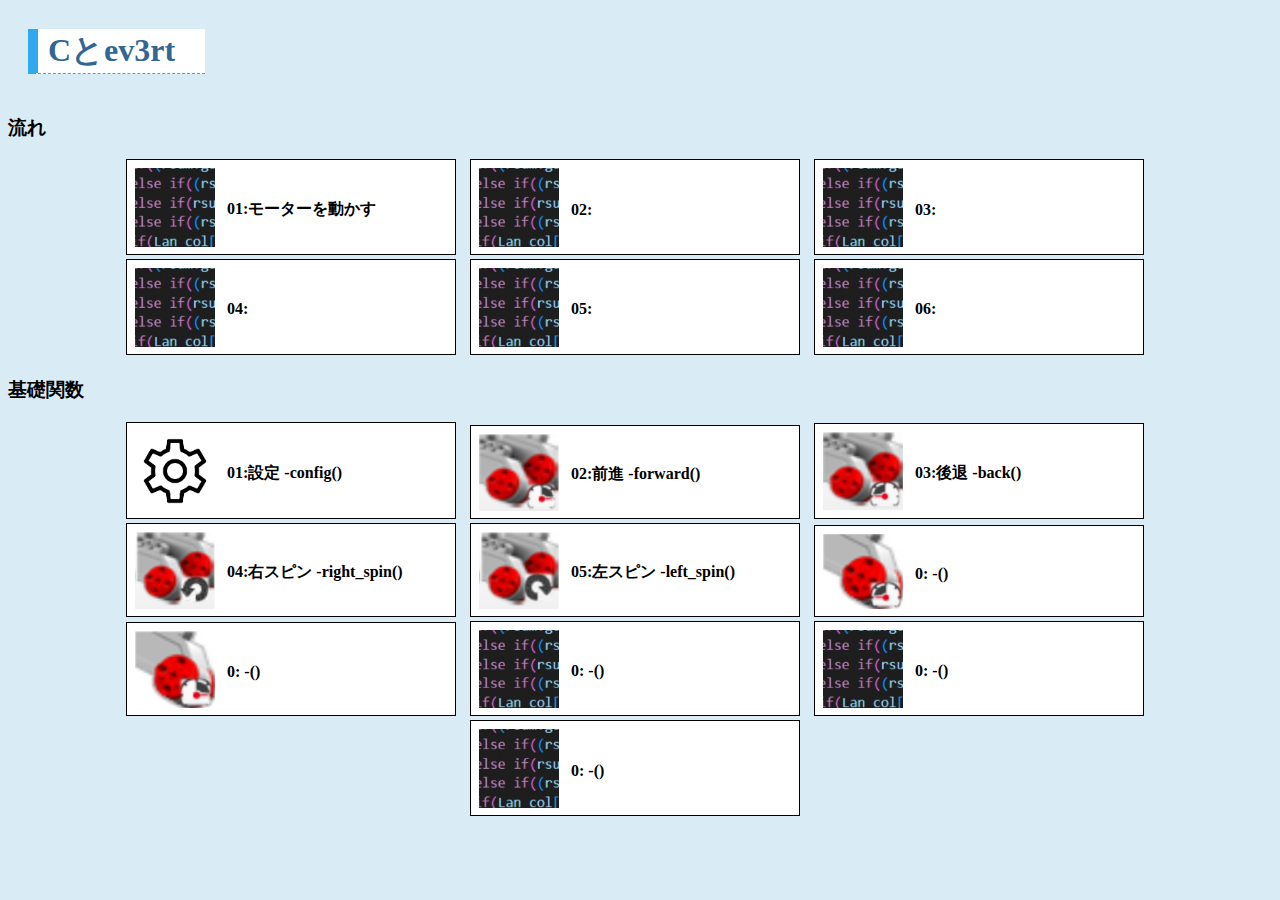
<file: index.html>
<!DOCTYPE html>
<html lang="ja">

  <head>
    <meta charset="UTF-8">
    <title>Cとev3rt</title>
    <style>
      body{
        background-color: #d9ebf5;
      }
      h1{
        display: inline-block;
        background-color: white;
        color: #326693;
        margin-left: 20px;
        padding-left: 10px;
        padding-right: 30px;
        border-bottom: 1px dashed #31a9ee;
        border-left: 10px solid #31a9ee;
      }
      a{
        text-decoration: none;
      }
      .links{
        text-align: center;
      }
      .alink{
        display: inline-block;
        text-align: center;
        width: 330px;
        background-color: white;
        margin-right: 10px;
        padding-top: 5px;
        padding-left: 5px;
        border: solid 1px black;
      }
      strong{
        color: black;
      }

    </style>
  </head>

  <body>
    <h1>Cとev3rt</h1>
    
    <h3>流れ</h3>
    <div class="links">
      <a href="pages/E01_move_motor.html">
        <table class="alink">
          <tr>
            <td><img src="pictures/tet.png" width="80"></td>
            <td>&nbsp;</td>
            <td><strong>01:モーターを動かす</strong></td>
          </tr>
        </table>
      </a>
      <a href="contents.html">
        <table class="alink">
          <tr>
            <td><img src="pictures/tet.png" width="80"></td>
            <td>&nbsp;</td>
            <td><strong>02:</strong></td>
          </tr>
        </table>
      </a>
      <a href="contents.html">
        <table class="alink">
          <tr>
            <td><img src="pictures/tet.png" width="80"></td>
            <td>&nbsp;</td>
            <td><strong>03:</strong></td>
          </tr>
        </table>
      </a>
      <a href="contents.html">
        <table class="alink">
          <tr>
            <td><img src="pictures/tet.png" width="80"></td>
            <td>&nbsp;</td>
            <td><strong>04:</strong></td>
          </tr>
        </table>
      </a>
      <a href="contents.html">
        <table class="alink">
          <tr>
            <td><img src="pictures/tet.png" width="80"></td>
            <td>&nbsp;</td>
            <td><strong>05:</strong></td>
          </tr>
        </table>
      </a>
      <a href="contents.html">
        <table class="alink">
          <tr>
            <td><img src="pictures/tet.png" width="80"></td>
            <td>&nbsp;</td>
            <td><strong>06:</strong></td>
          </tr>
        </table>
      </a>
    </div>

    <h3>基礎関数</h3>
    <div class="links">
      <a href="pages/F01_config.html">
        <table class="alink">
          <tr>
            <td><img src="pictures/config.png" width="80"></td>
            <td>&nbsp;</td>
            <td><strong>01:設定 -config()</strong></td>
          </tr>
        </table>
      </a>
      <a href="pages/F02_forward().html">
        <table class="alink">
          <tr>
            <td><img src="pictures/forward.png" width="80"></td>
            <td>&nbsp;</td>
            <td><strong>02:前進 -forward()</strong></td>
          </tr>
        </table>
      </a>
      <a href="pages/F03_back().html">
        <table class="alink">
          <tr>
            <td><img src="pictures/back.png" width="80"></td>
            <td>&nbsp;</td>
            <td><strong>03:後退 -back()</strong></td>
          </tr>
        </table>
      </a>
      <a href="pages/F04_right_spin().html">
        <table class="alink">
          <tr>
            <td><img src="pictures/right_spin.png" width="80"></td>
            <td>&nbsp;</td>
            <td><strong>04:右スピン -right_spin()</strong></td>
          </tr>
        </table>
      </a>
      <a href="pages/F05_left_spin().html">
        <table class="alink">
          <tr>
            <td><img src="pictures/left_spin.png" width="80"></td>
            <td>&nbsp;</td>
            <td><strong>05:左スピン -left_spin()</strong></td>
          </tr>
        </table>
      </a>
      <a href="pages/F01_config.html">
        <table class="alink">
          <tr>
            <td><img src="pictures/right_pivot.png" width="80"></td>
            <td>&nbsp;</td>
            <td><strong>0: -()</strong></td>
          </tr>
        </table>
      </a>
      <a href="pages/F01_config.html">
        <table class="alink">
          <tr>
            <td><img src="pictures/left_pivot.png" width="80"></td>
            <td>&nbsp;</td>
            <td><strong>0: -()</strong></td>
          </tr>
        </table>
      </a>
      <a href="pages/F01_config.html">
        <table class="alink">
          <tr>
            <td><img src="pictures/tet.png" width="80"></td>
            <td>&nbsp;</td>
            <td><strong>0: -()</strong></td>
          </tr>
        </table>
      </a>
      <a href="pages/F01_config.html">
        <table class="alink">
          <tr>
            <td><img src="pictures/tet.png" width="80"></td>
            <td>&nbsp;</td>
            <td><strong>0: -()</strong></td>
          </tr>
        </table>
      </a>
      <a href="pages/F01_config.html">
        <table class="alink">
          <tr>
            <td><img src="pictures/tet.png" width="80"></td>
            <td>&nbsp;</td>
            <td><strong>0: -()</strong></td>
          </tr>
        </table>
      </a>
    </div>


  </body>

</html>
</file>
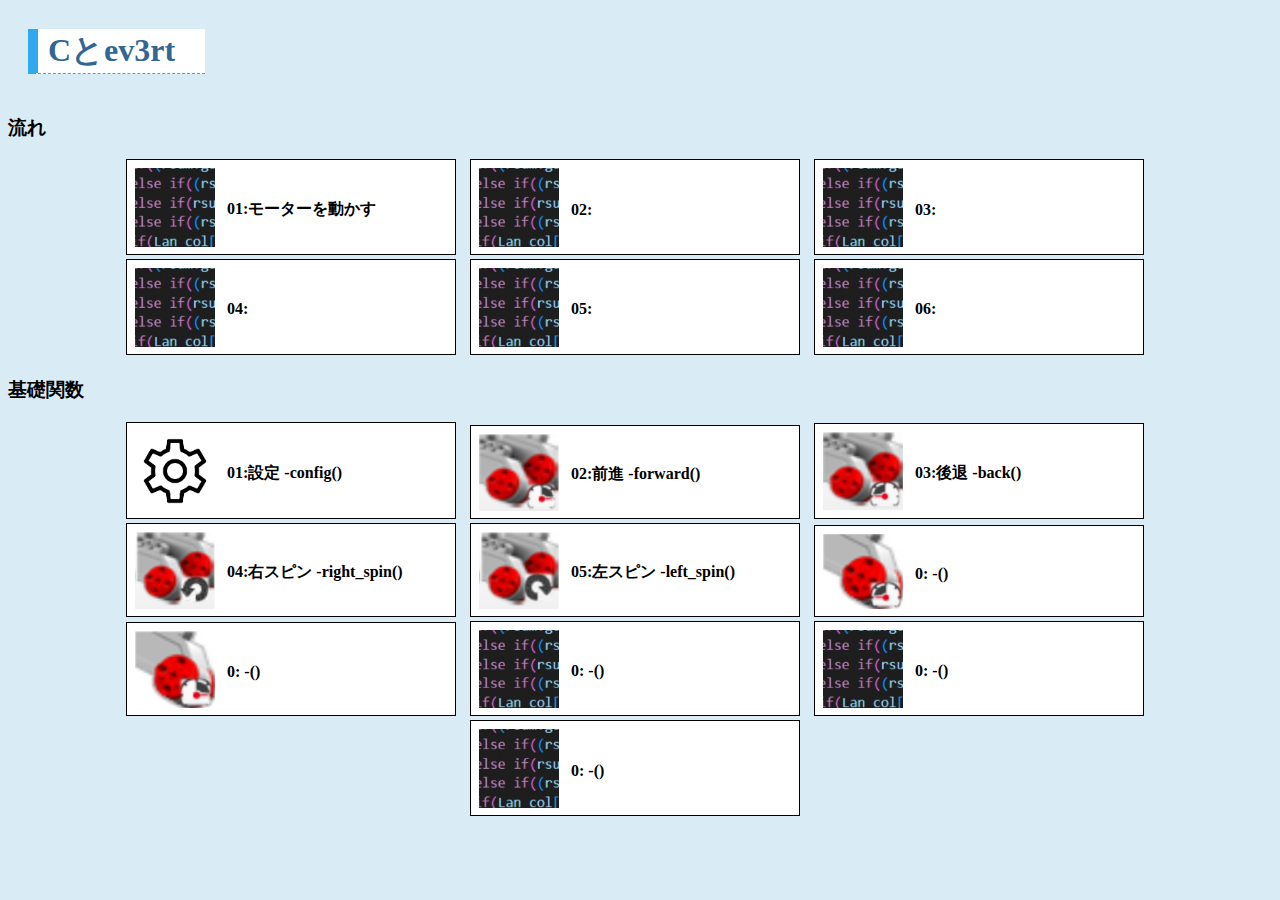
<file: contents.html>
<!DOCTYPE html>
<html lang="ja">

  <head>
    <meta charset="UTF-8">
    <title>Cとev3rt</title>
    <style>
      body{
        background-color: #d9ebf5;
      }
      h1{
        display: inline-block;
        background-color: white;
        color: #326693;
        margin-left: 20px;
        padding-left: 10px;
        padding-right: 30px;
        border-bottom: 1px dashed #31a9ee;
        border-left: 10px solid #31a9ee;
      }
      a{
        text-decoration: none;
      }
      .links{
        text-align: center;
      }
      .alink{
        display: inline-block;
        text-align: center;
        width: 330px;
        background-color: white;
        margin-right: 10px;
        padding-top: 5px;
        padding-left: 5px;
        border: solid 1px black;
      }
      strong{
        color: black;
      }

    </style>
  </head>

  <body>
    <h1>Cとev3rt</h1>
    
    <h3>流れ</h3>
    <div class="links">
      <a href="pages/E01_move_motor.html">
        <table class="alink">
          <tr>
            <td><img src="pictures/tet.png" width="80"></td>
            <td>&nbsp;</td>
            <td><strong>01:モーターを動かす</strong></td>
          </tr>
        </table>
      </a>
      <a href="contents.html">
        <table class="alink">
          <tr>
            <td><img src="pictures/tet.png" width="80"></td>
            <td>&nbsp;</td>
            <td><strong>02:</strong></td>
          </tr>
        </table>
      </a>
      <a href="contents.html">
        <table class="alink">
          <tr>
            <td><img src="pictures/tet.png" width="80"></td>
            <td>&nbsp;</td>
            <td><strong>03:</strong></td>
          </tr>
        </table>
      </a>
      <a href="contents.html">
        <table class="alink">
          <tr>
            <td><img src="pictures/tet.png" width="80"></td>
            <td>&nbsp;</td>
            <td><strong>04:</strong></td>
          </tr>
        </table>
      </a>
      <a href="contents.html">
        <table class="alink">
          <tr>
            <td><img src="pictures/tet.png" width="80"></td>
            <td>&nbsp;</td>
            <td><strong>05:</strong></td>
          </tr>
        </table>
      </a>
      <a href="contents.html">
        <table class="alink">
          <tr>
            <td><img src="pictures/tet.png" width="80"></td>
            <td>&nbsp;</td>
            <td><strong>06:</strong></td>
          </tr>
        </table>
      </a>
    </div>

    <h3>基礎関数</h3>
    <div class="links">
      <a href="pages/F01_config.html">
        <table class="alink">
          <tr>
            <td><img src="pictures/config.png" width="80"></td>
            <td>&nbsp;</td>
            <td><strong>01:設定 -config()</strong></td>
          </tr>
        </table>
      </a>
      <a href="pages/F02_forward().html">
        <table class="alink">
          <tr>
            <td><img src="pictures/forward.png" width="80"></td>
            <td>&nbsp;</td>
            <td><strong>02:前進 -forward()</strong></td>
          </tr>
        </table>
      </a>
      <a href="pages/F03_back().html">
        <table class="alink">
          <tr>
            <td><img src="pictures/back.png" width="80"></td>
            <td>&nbsp;</td>
            <td><strong>03:後退 -back()</strong></td>
          </tr>
        </table>
      </a>
      <a href="pages/F04_right_spin().html">
        <table class="alink">
          <tr>
            <td><img src="pictures/right_spin.png" width="80"></td>
            <td>&nbsp;</td>
            <td><strong>04:右スピン -right_spin()</strong></td>
          </tr>
        </table>
      </a>
      <a href="pages/F05_left_spin().html">
        <table class="alink">
          <tr>
            <td><img src="pictures/left_spin.png" width="80"></td>
            <td>&nbsp;</td>
            <td><strong>05:左スピン -left_spin()</strong></td>
          </tr>
        </table>
      </a>
      <a href="pages/F01_config.html">
        <table class="alink">
          <tr>
            <td><img src="pictures/right_pivot.png" width="80"></td>
            <td>&nbsp;</td>
            <td><strong>0: -()</strong></td>
          </tr>
        </table>
      </a>
      <a href="pages/F01_config.html">
        <table class="alink">
          <tr>
            <td><img src="pictures/left_pivot.png" width="80"></td>
            <td>&nbsp;</td>
            <td><strong>0: -()</strong></td>
          </tr>
        </table>
      </a>
      <a href="pages/F01_config.html">
        <table class="alink">
          <tr>
            <td><img src="pictures/tet.png" width="80"></td>
            <td>&nbsp;</td>
            <td><strong>0: -()</strong></td>
          </tr>
        </table>
      </a>
      <a href="pages/F01_config.html">
        <table class="alink">
          <tr>
            <td><img src="pictures/tet.png" width="80"></td>
            <td>&nbsp;</td>
            <td><strong>0: -()</strong></td>
          </tr>
        </table>
      </a>
      <a href="pages/F01_config.html">
        <table class="alink">
          <tr>
            <td><img src="pictures/tet.png" width="80"></td>
            <td>&nbsp;</td>
            <td><strong>0: -()</strong></td>
          </tr>
        </table>
      </a>
    </div>


  </body>

</html>
</file>
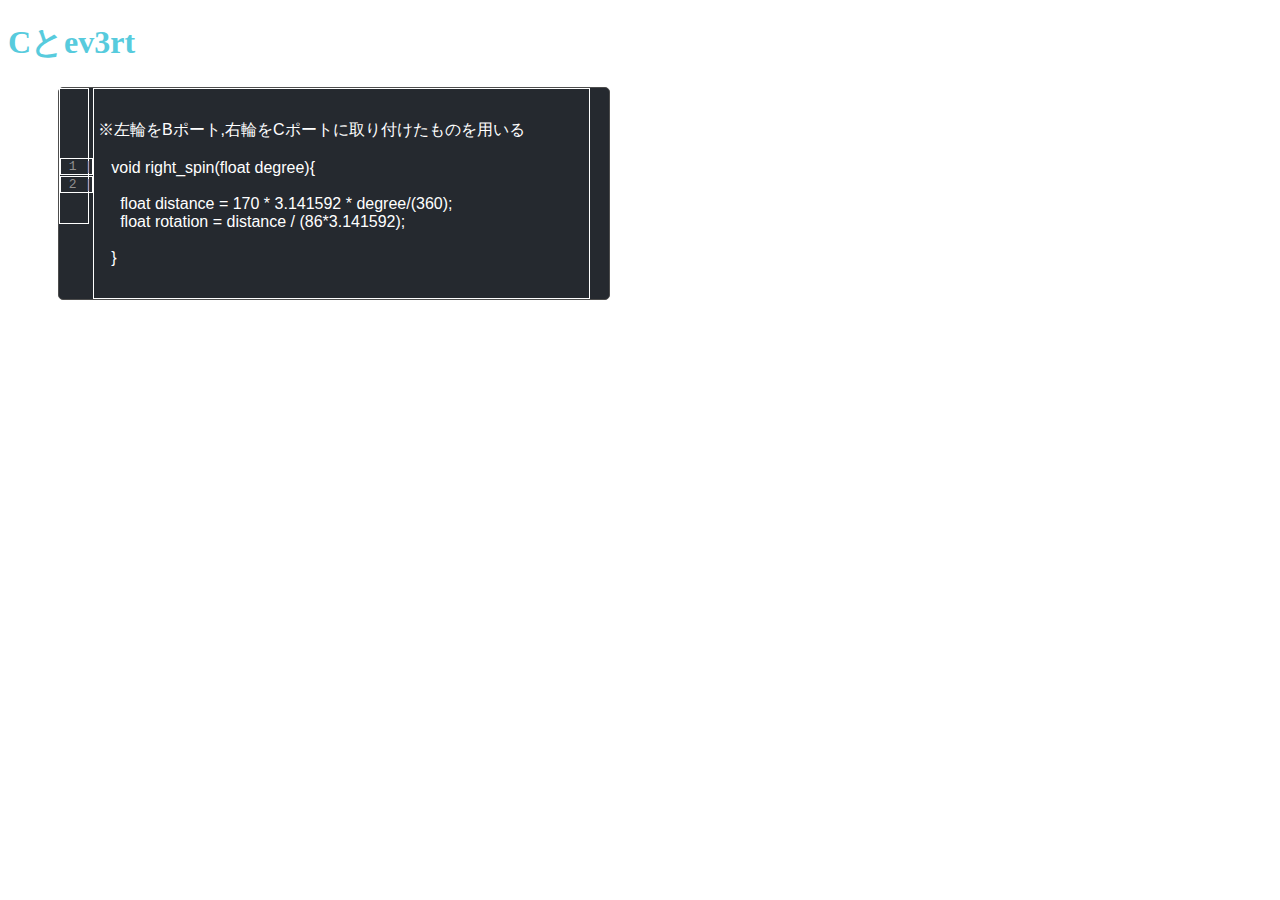
<file: memo.html>
<!DOCTYPE html>
<html lang="ja">

  <head>
    <meta charset="UTF-8">
    <title>Cとev3rt</title>
    <style>
      h1{color:#57cbdd;}

      /* .sorce{
        display: inline-block;
        width: 45%;
        min-width: 300px;
        height: 400px;
        margin-left: 10px;
        margin-right: 10px;
        margin-top: auto;
        background: #57cbdd;
        border: solid 1px black;
      }
      .expla{
        display: inline-block;
        width: 45%;
        min-width: 300px;
        height: 400px;
        margin-left: 10px;
        margin-top: auto;
        background: #973cbb;
        border: solid 1px black;
      }
      @media(min-width: 500px){
        .sorce{
          display: inline-block;
          vertical-align: top;
        }
        .expla{
          display: inline-block;
          vertical-align: top;
        }
      }

      .asd{
        display: inline-block;
        background: #e43737;
        border: solid 1px black;
      }
      .asdf{
        display: inline-block;
        background: #3cbb3c;
        border: solid 1px black;
      }
      .code{
        max-width: 80%;
        margin-left: 10px;
        border: solid 1px black;
        border-radius: 5px;
        background: #25292f;
        color: #fff;
        overflow-x: auto;
        -webkit-overflow-scrolling: touch;
      }
      .data{
        max-width: 85%;
        border: solid 1px black;
        background: aquamarine;
        margin-left: 10px;
        overflow: auto;
      }

      .link{
        text-align: center;
      }
      .a{
        display: inline;
      }
      .h3{display: inline;
        text-decoration: none;}
      .gg{display: inline;}
      .tet{
        border: solid 1px black;
        max-width: 500px;
        max-height: 100px;
        color: black;
      } */

      
.source_code_section{
  width: 550px;
  height: auto;
  margin-left: 50px;
  border: solid 1px #4d4d4d;
  border-radius: 5px;
  background: #25292f;
}
.explanation_section{
  width: 600px;
  margin-left: 50px;
  margin-top: 15px;
  padding-left: 10px;
  padding-right: 10px;
  border: double 5px #618ce8;
  line-height: 2;
  background-color: white;
  color: #404b68;
}
@media(min-width: 770px){
  .text_body{
    display: flex;
    width: 200%;
    align-items: stretch;
  }
  .source_code_section{
    min-width: 550px;
    margin-left: 50px;
    vertical-align: top;
  }
  .explanation_section{
    margin-left: 20px;
    margin-top: 0px;
    vertical-align: top;
  }
}
@media(min-width: 1330px){
  .source_code_section{
    margin-left: calc(25% - 600px);
  }
}

.line_numbers{
  display: inline-block;
  vertical-align: top;
  width: 5%;
  margin: 0;
  padding: 0;
  border: solid 1px white;
}
.line_number{
  border: solid 1px white;
  margin: 0;
  padding: 0;
  font-family: monospace;
  color: #918f8f;
}
.code{
  display: inline-block;
  vertical-align: top;
  border: solid 1px white;
  width: 90%;
  margin: 0;
  padding: 0;
  color: #fff;
  overflow-x: auto;
  -webkit-overflow-scrolling: touch;
}
code{
  font-family: Consolas, Menlo, Monaco, -apple-system, BlinkMacSystemFont, 'Segoe UI', Meiryo, sans-serif;
}

    </style>
  </head>

  <body>
    <h1>Cとev3rt</h1>

    <div class="text_body">
      <div class="source_code_section">

        <div class="line_numbers">
          <pre><code>

            
<span class="line_number"> 1 |</span>
<span class="line_number"> 2 |</span>
          </code></pre>
        </div>

        <div class="code">
          <pre><code class="cpp">
 ※左輪をBポート,右輪をCポートに取り付けたものを用いる

    <span class="data_type">void</span> <span class="function">right_spin</span>(<span class="data_type">float</span> <span class="variable">degree</span>){

      <span class="data_type">float</span> <span class="variable">distance</span> = <span class="numerical_value">170</span> * <span class="numerical_value">3.141592</span> * <span class="variable">degree</span>/(<span class="numerical_value">360</span>);
      <span class="data_type">float</span> <span class="variable">rotation</span> = <span class="variable">distance</span> / (<span class="numerical_value">86</span>*<span class="numerical_value">3.141592</span>);
  
    }
          </code></pre>
        </div>
        
      </div>

    </div><br>


<!--     
    <div class="sorce">
      <p class="asd">page1</p>
      <div class="code">
        <pre>
          <code class="codee">
    void main_task(intptr_t unused){

      ev3_motor_config(1,MEDIUM_MOTOR);
      ev3_motor_config(2,MEDIUM_MOTOR);

      ev3_motor_set_power(1,50);
      ev3_motor_set_power(2,50);

      tslp_tsk(1000);

      ev3_motor_stop(1,true);
      ev3_motor_stop(2,true);

    }
          </code>
        </pre>
      </div>
    </div>

    <div class="expla">
      <p class="asdf">page2</p>
      <p class="data">上のプログラムは、
        “AにつないだMモーターを、出力30で右回転し、１秒後にモーターを止める”
        という行動をロボットにさせることができる。
        </p>
    </div>

    <br>
    <div class="link">
    <a href="pages/move_motor.html" class="link">モーターを動かす</a>
    <a href="pages/move_motor.html" class="link">モーターを動かす</a>
    <a href="pages/move_motor.html" class="link">モーターを動かす</a>
    <br>
    </div>
    <a href="新しいフォルダー/page0.html"><img src="ikare.jpg" alt="error" /></a>
    <a href="pages/move_motor.html">
      <div class="tet" >
        <div class="gg">
          <img src="tet.png" alt="error" />
        </div>
        <h3>
          モーターを動かすモーメントMOSトランジスタのもの固有振動数ひとりでにデータ
        </h3>
      </div>
    </a> -->

  </body>

</html>
</file>
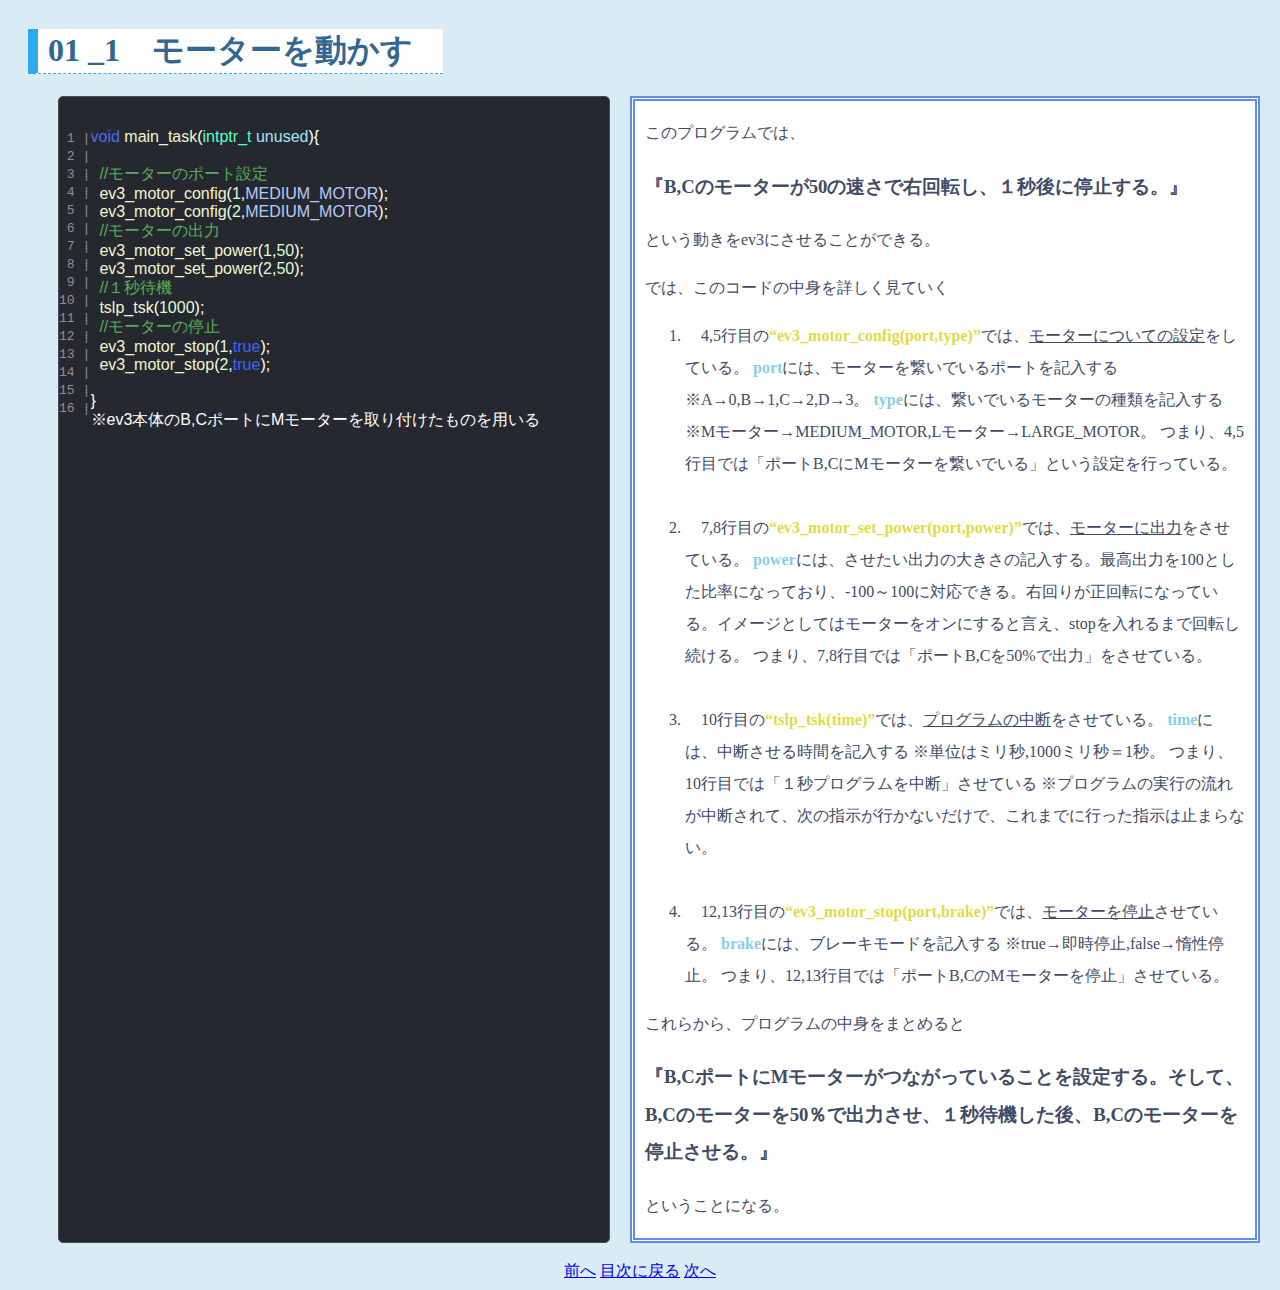
<file: pages/E01_move_motor.html>
<!DOCTYPE html>
<html lang="ja">

  <head>
    <meta charset="UTF-8">
    <title>01:モーターを動かす</title>

    <link rel="stylesheet" href="style.css" type="text/css">


    <!-- <link rel="stylesheet" href="https://cdnjs.cloudflare.com/ajax/libs/highlight.js/11.8.0/styles/monokai-sublime.min.css">
    <script src="https://cdnjs.cloudflare.com/ajax/libs/highlight.js/11.8.0/highlight.min.js"></script> -->
  </head>

  <body>
    <h1>01 _1&emsp;モーターを動かす</h1>
    <br>

    <div class="text_body">
      <div class="source_code_section">

        <div class="line_numbers">
          <pre><code class="cpp">
<span class="line_number"> 1 |</span>
<span class="line_number"> 2 |</span>
<span class="line_number"> 3 |</span>
<span class="line_number"> 4 |</span>
<span class="line_number"> 5 |</span>
<span class="line_number"> 6 |</span>
<span class="line_number"> 7 |</span>
<span class="line_number"> 8 |</span>
<span class="line_number"> 9 |</span>
<span class="line_number">10 |</span>
<span class="line_number">11 |</span>
<span class="line_number">12 |</span>
<span class="line_number">13 |</span>
<span class="line_number">14 |</span>
<span class="line_number">15 |</span>
<span class="line_number">16 |</span>
          </code></pre>
        </div>

        <div class="code">
          <pre><code class="cpp">
<span class="data_type">void</span> <span class="given_function">main_task</span>(<span class="given_structure">intptr_t</span> <span class="given_variable">unused</span>){

  <span class="comment">//モーターのポート設定</span>
  <span class="given_function">ev3_motor_config</span>(<span class="numerical_value">1</span>,<sapn class="given_enum_type">MEDIUM_MOTOR</sapn>);
  <span class="given_function">ev3_motor_config</span>(<span class="numerical_value">2</span>,<sapn class="given_enum_type">MEDIUM_MOTOR</sapn>);
  <span class="comment">//モーターの出力</span>
  <span class="given_function">ev3_motor_set_power</span>(<span class="numerical_value">1</span>,<span class="numerical_value">50</span>);
  <span class="given_function">ev3_motor_set_power</span>(<span class="numerical_value">2</span>,<span class="numerical_value">50</span>);
  <span class="comment">//１秒待機</span>
  <span class="given_function">tslp_tsk</span>(<span class="numerical_value">1000</span>);
  <span class="comment">//モーターの停止</span>
  <span class="given_function">ev3_motor_stop</span>(<span class="numerical_value">1</span>,<span class="boolean_type">true</span>);
  <span class="given_function">ev3_motor_stop</span>(<span class="numerical_value">2</span>,<span class="boolean_type">true</span>);
  
}
※ev3本体のB,CポートにMモーターを取り付けたものを用いる
          </code></pre>
        </div>

      </div>

      <div class="explanation_section">
        <p>
          このプログラムでは、
          <h3>『B,Cのモーターが50の速さで右回転し、１秒後に停止する。』</h3>という動きをev3にさせることができる。
        </p>
        <p>
          では、このコードの中身を詳しく見ていく
        </p>

        <ol>
          <li>
            　4,5行目の<strong class="yellow">“ev3_motor_config(port,type)”</strong>では、<span class="underline">モーターについての設定</span>をしている。
            <strong class="skyblue">port</strong>には、モーターを繋いでいるポートを記入する ※A→0,B→1,C→2,D→3。
            <strong class="skyblue">type</strong>には、繋いでいるモーターの種類を記入する ※Mモーター→MEDIUM_MOTOR,Lモーター→LARGE_MOTOR。
            つまり、4,5行目では「ポートB,CにMモーターを繋いでいる」という設定を行っている。
          </li><br>
          
          <li>
            　7,8行目の<strong class="yellow">“ev3_motor_set_power(port,power)”</strong>では、<span class="underline">モーターに出力</span>をさせている。
            <strong class="skyblue">power</strong>には、させたい出力の大きさの記入する。最高出力を100とした比率になっており、-100～100に対応できる。右回りが正回転になっている。イメージとしてはモーターをオンにすると言え、stopを入れるまで回転し続ける。
            つまり、7,8行目では「ポートB,Cを50%で出力」をさせている。
          </li><br>
          
          <li>
            　10行目の<strong class="yellow">“tslp_tsk(time)”</strong>では、<span class="underline">プログラムの中断</span>をさせている。
            <strong class="skyblue">time</strong>には、中断させる時間を記入する ※単位はミリ秒,1000ミリ秒＝1秒。
            つまり、10行目では「１秒プログラムを中断」させている ※プログラムの実行の流れが中断されて、次の指示が行かないだけで、これまでに行った指示は止まらない。
          </li><br>
          
          <li>
            　12,13行目の<strong class="yellow">“ev3_motor_stop(port,brake)”</strong>では、<span class="underline">モーターを停止</span>させている。
            <strong class="skyblue">brake</strong>には、ブレーキモードを記入する ※true→即時停止,false→惰性停止。
            つまり、12,13行目では「ポートB,CのMモーターを停止」させている。
          </li>
        </ol>

        <p>
          これらから、プログラムの中身をまとめると
          <h3>『B,CポートにMモーターがつながっていることを設定する。そして、B,Cのモーターを50％で出力させ、１秒待機した後、B,Cのモーターを停止させる。』</h3>
          ということになる。
        </p>
      </div>
    </div><br>


    <div class="links">
      <a href="../index.html">前へ</a>
      <a href="../index.html">目次に戻る</a>
      <a href="../index.html">次へ</a>
    </div>

    <!-- <script>hljs.highlightAll();</script> -->
  </body>

</html>
</file>
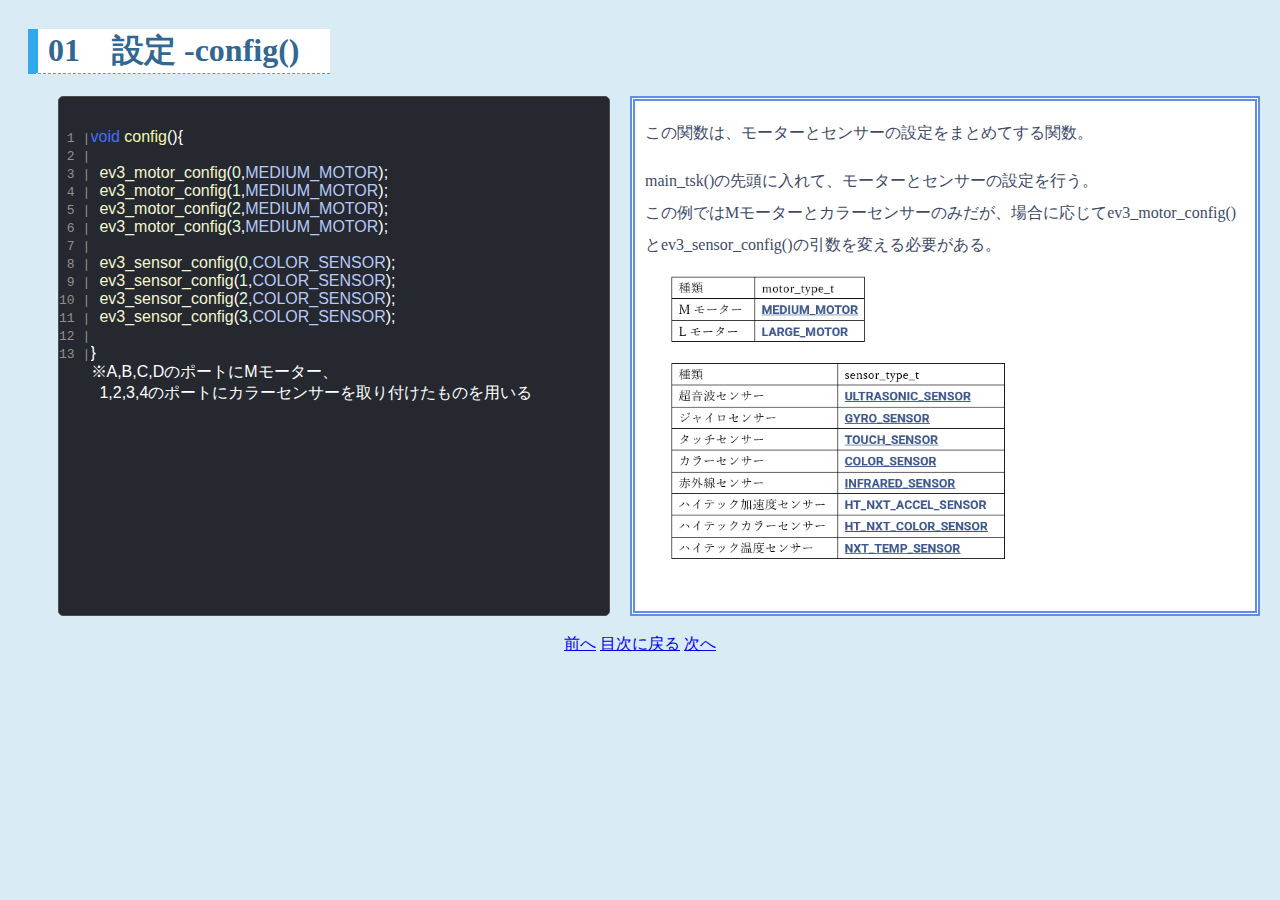
<file: pages/F01_config.html>
<!DOCTYPE html>
<html lang="ja">

  <head>
    <meta charset="UTF-8">
    <title>01:設定 -config()</title>

    <link rel="stylesheet" href="style.css" type="text/css">

  </head>

  <body>
    <h1>01&emsp;設定 -config()</h1>
    <br>

    <div class="text_body">
      <div class="source_code_section">

        <div class="line_numbers">
          <pre><code class="cpp">
<span class="line_number"> 1 |</span>
<span class="line_number"> 2 |</span>
<span class="line_number"> 3 |</span>
<span class="line_number"> 4 |</span>
<span class="line_number"> 5 |</span>
<span class="line_number"> 6 |</span>
<span class="line_number"> 7 |</span>
<span class="line_number"> 8 |</span>
<span class="line_number"> 9 |</span>
<span class="line_number">10 |</span>
<span class="line_number">11 |</span>
<span class="line_number">12 |</span>
<span class="line_number">13 |</span>
          </code></pre>
        </div>

        <div class="code">
          <pre><code class="cpp">
<span class="data_type">void</span> <span class="function">config</span>(){

  <span class="given_function">ev3_motor_config</span>(<span class="numerical_value">0</span>,<sapn class="given_enum_type">MEDIUM_MOTOR</sapn>);
  <span class="given_function">ev3_motor_config</span>(<span class="numerical_value">1</span>,<sapn class="given_enum_type">MEDIUM_MOTOR</sapn>);
  <span class="given_function">ev3_motor_config</span>(<span class="numerical_value">2</span>,<sapn class="given_enum_type">MEDIUM_MOTOR</sapn>);
  <span class="given_function">ev3_motor_config</span>(<span class="numerical_value">3</span>,<sapn class="given_enum_type">MEDIUM_MOTOR</sapn>);

  <span class="given_function">ev3_sensor_config</span>(<span class="numerical_value">0</span>,<sapn class="given_enum_type">COLOR_SENSOR</sapn>);
  <span class="given_function">ev3_sensor_config</span>(<span class="numerical_value">1</span>,<sapn class="given_enum_type">COLOR_SENSOR</sapn>);
  <span class="given_function">ev3_sensor_config</span>(<span class="numerical_value">2</span>,<sapn class="given_enum_type">COLOR_SENSOR</sapn>);
  <span class="given_function">ev3_sensor_config</span>(<span class="numerical_value">3</span>,<sapn class="given_enum_type">COLOR_SENSOR</sapn>);

}
※A,B,C,DのポートにMモーター、
  1,2,3,4のポートにカラーセンサーを取り付けたものを用いる   
          </code></pre>
        </div>
        
      </div>

      <div class="explanation_section">
        <p>
          この関数は、モーターとセンサーの設定をまとめてする関数。
        </p>
        <p>
          main_tsk()の先頭に入れて、モーターとセンサーの設定を行う。<br>
          この例ではMモーターとカラーセンサーのみだが、場合に応じてev3_motor_config()とev3_sensor_config()の引数を変える必要がある。
          &emsp;&emsp;<img src="../pictures/motor_sensor_type.png" alt="type.picture" width="400"/>
        </p>


      </div>
    </div><br>


    <div class="links">
      <a href="../index.html">前へ</a>
      <a href="../index.html">目次に戻る</a>
      <a href="F02_forward().html">次へ</a>
    </div>

  </body>

</html>
</file>
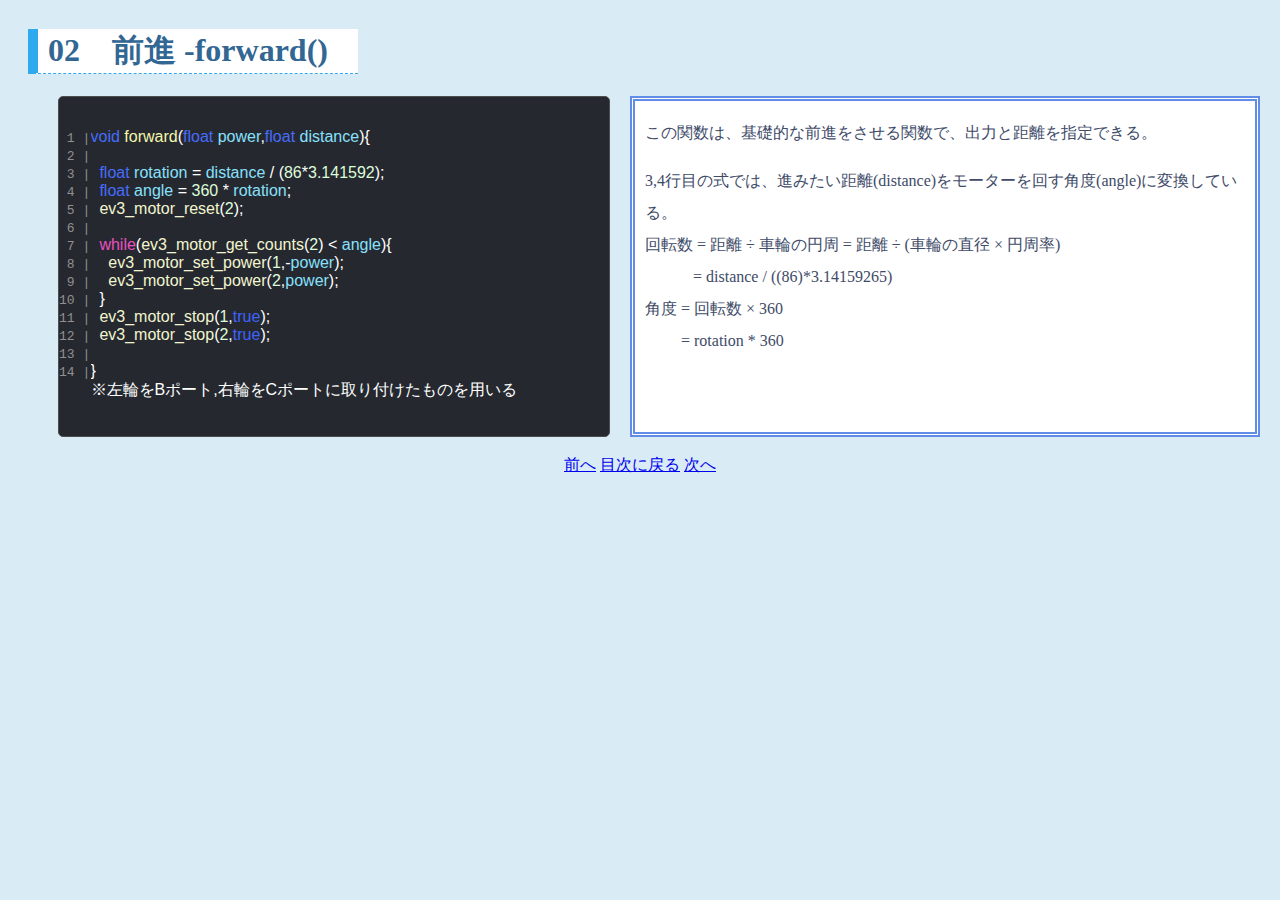
<file: pages/F02_forward().html>
<!DOCTYPE html>
<html lang="ja">

  <head>
    <meta charset="UTF-8">
    <title>02:前進 -forward()</title>

    <link rel="stylesheet" href="style.css" type="text/css">

  </head>

  <body>
    <h1>02&emsp;前進 -forward()</h1>
    <br>

    <div class="text_body">
      <div class="source_code_section">

        <div class="line_numbers">
          <pre><code class="cpp">
<span class="line_number"> 1 |</span>
<span class="line_number"> 2 |</span>
<span class="line_number"> 3 |</span>
<span class="line_number"> 4 |</span>
<span class="line_number"> 5 |</span>
<span class="line_number"> 6 |</span>
<span class="line_number"> 7 |</span>
<span class="line_number"> 8 |</span>
<span class="line_number"> 9 |</span>
<span class="line_number">10 |</span>
<span class="line_number">11 |</span>
<span class="line_number">12 |</span>
<span class="line_number">13 |</span>
<span class="line_number">14 |</span>
          </code></pre>
        </div>

        <div class="code">
          <pre><code class="cpp">
<span class="data_type">void</span> <span class="function">forward</span>(<span class="data_type">float</span> <span class="variable">power</span>,<span class="data_type">float</span> <span class="variable">distance</span>){

  <span class="data_type">float</span> <span class="variable">rotation</span> = <span class="variable">distance</span> / (<span class="numerical_value">86</span>*<span class="numerical_value">3.141592</span>);
  <span class="data_type">float</span> <span class="variable">angle</span> = <span class="numerical_value">360</span> * <span class="variable">rotation</span>;
  <span class="given_function">ev3_motor_reset</span>(<span class="numerical_value">2</span>);

  <span class="control_syntax">while</span>(<span class="given_function">ev3_motor_get_counts</span>(<span class="numerical_value">2</span>) &lt; <span class="variable">angle</span>){
    <span class="given_function">ev3_motor_set_power</span>(<span class="numerical_value">1</span>,-<span class="variable">power</span>);
    <span class="given_function">ev3_motor_set_power</span>(<span class="numerical_value">2</span>,<span class="variable">power</span>);
  }
  <span class="given_function">ev3_motor_stop</span>(<span class="numerical_value">1</span>,<span class="boolean_type">true</span>);
  <span class="given_function">ev3_motor_stop</span>(<span class="numerical_value">2</span>,<span class="boolean_type">true</span>);
  
}
※左輪をBポート,右輪をCポートに取り付けたものを用いる
          </code></pre>
        </div>

      </div>

      <div class="explanation_section">
        <p>
          この関数は、基礎的な前進をさせる関数で、出力と距離を指定できる。
        </p>
        <p>
          3,4行目の式では、進みたい距離(distance)をモーターを回す角度(angle)に変換している。<br>
          回転数 = 距離 ÷ 車輪の円周 = 距離 ÷ (車輪の直径 × 円周率)<br>
          &emsp;&emsp;&emsp;= distance / ((86)*3.14159265)<br>
          角度 = 回転数 × 360<br>
          &emsp;&emsp; = rotation * 360 <br>
        </p>


      </div>
    </div><br>


    <div class="links">
      <a href="F01_config.html">前へ</a>
      <a href="../index.html">目次に戻る</a>
      <a href="F03_back().html">次へ</a>
    </div>

  </body>

</html>
</file>
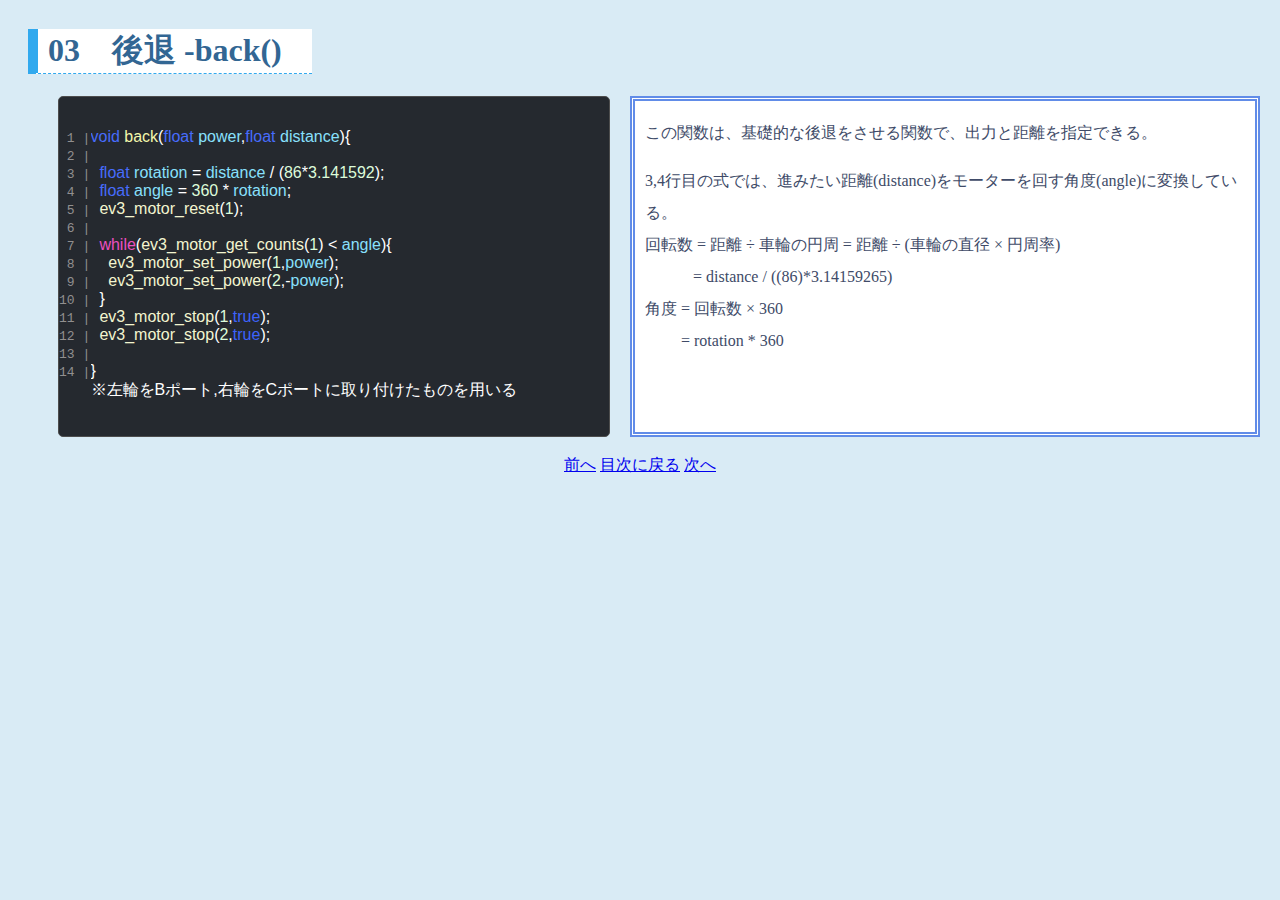
<file: pages/F03_back().html>
<!DOCTYPE html>
<html lang="ja">

  <head>
    <meta charset="UTF-8">
    <title>03:後退 -back()</title>

    <link rel="stylesheet" href="style.css" type="text/css">

  </head>

  <body>
    <h1>03&emsp;後退 -back()</h1>
    <br>

    <div class="text_body">
      <div class="source_code_section">

        <div class="line_numbers">
          <pre><code class="cpp">
<span class="line_number"> 1 |</span>
<span class="line_number"> 2 |</span>
<span class="line_number"> 3 |</span>
<span class="line_number"> 4 |</span>
<span class="line_number"> 5 |</span>
<span class="line_number"> 6 |</span>
<span class="line_number"> 7 |</span>
<span class="line_number"> 8 |</span>
<span class="line_number"> 9 |</span>
<span class="line_number">10 |</span>
<span class="line_number">11 |</span>
<span class="line_number">12 |</span>
<span class="line_number">13 |</span>
<span class="line_number">14 |</span>
          </code></pre>
        </div>

        <div class="code">
          <pre><code class="cpp">
<span class="data_type">void</span> <span class="function">back</span>(<span class="data_type">float</span> <span class="variable">power</span>,<span class="data_type">float</span> <span class="variable">distance</span>){

  <span class="data_type">float</span> <span class="variable">rotation</span> = <span class="variable">distance</span> / (<span class="numerical_value">86</span>*<span class="numerical_value">3.141592</span>);
  <span class="data_type">float</span> <span class="variable">angle</span> = <span class="numerical_value">360</span> * <span class="variable">rotation</span>;
  <span class="given_function">ev3_motor_reset</span>(<span class="numerical_value">1</span>);

  <span class="control_syntax">while</span>(<span class="given_function">ev3_motor_get_counts</span>(<span class="numerical_value">1</span>) &lt; <span class="variable">angle</span>){
    <span class="given_function">ev3_motor_set_power</span>(<span class="numerical_value">1</span>,<span class="variable">power</span>);
    <span class="given_function">ev3_motor_set_power</span>(<span class="numerical_value">2</span>,-<span class="variable">power</span>);
  }
  <span class="given_function">ev3_motor_stop</span>(<span class="numerical_value">1</span>,<span class="boolean_type">true</span>);
  <span class="given_function">ev3_motor_stop</span>(<span class="numerical_value">2</span>,<span class="boolean_type">true</span>);
  
}
※左輪をBポート,右輪をCポートに取り付けたものを用いる
          </code></pre>
        </div>

      </div>

      <div class="explanation_section">
        <p>
          この関数は、基礎的な後退をさせる関数で、出力と距離を指定できる。
        </p>
        <p>
          3,4行目の式では、進みたい距離(distance)をモーターを回す角度(angle)に変換している。<br>
          回転数 = 距離 ÷ 車輪の円周 = 距離 ÷ (車輪の直径 × 円周率)<br>
          &emsp;&emsp;&emsp;= distance / ((86)*3.14159265)<br>
          角度 = 回転数 × 360<br>
          &emsp;&emsp; = rotation * 360 <br>
        </p>


      </div>
    </div><br>


    <div class="links">
      <a href="F02_forward().html">前へ</a>
      <a href="../index.html">目次に戻る</a>
      <a href="F04_right_spin().html">次へ</a>
    </div>

  </body>

</html>
</file>
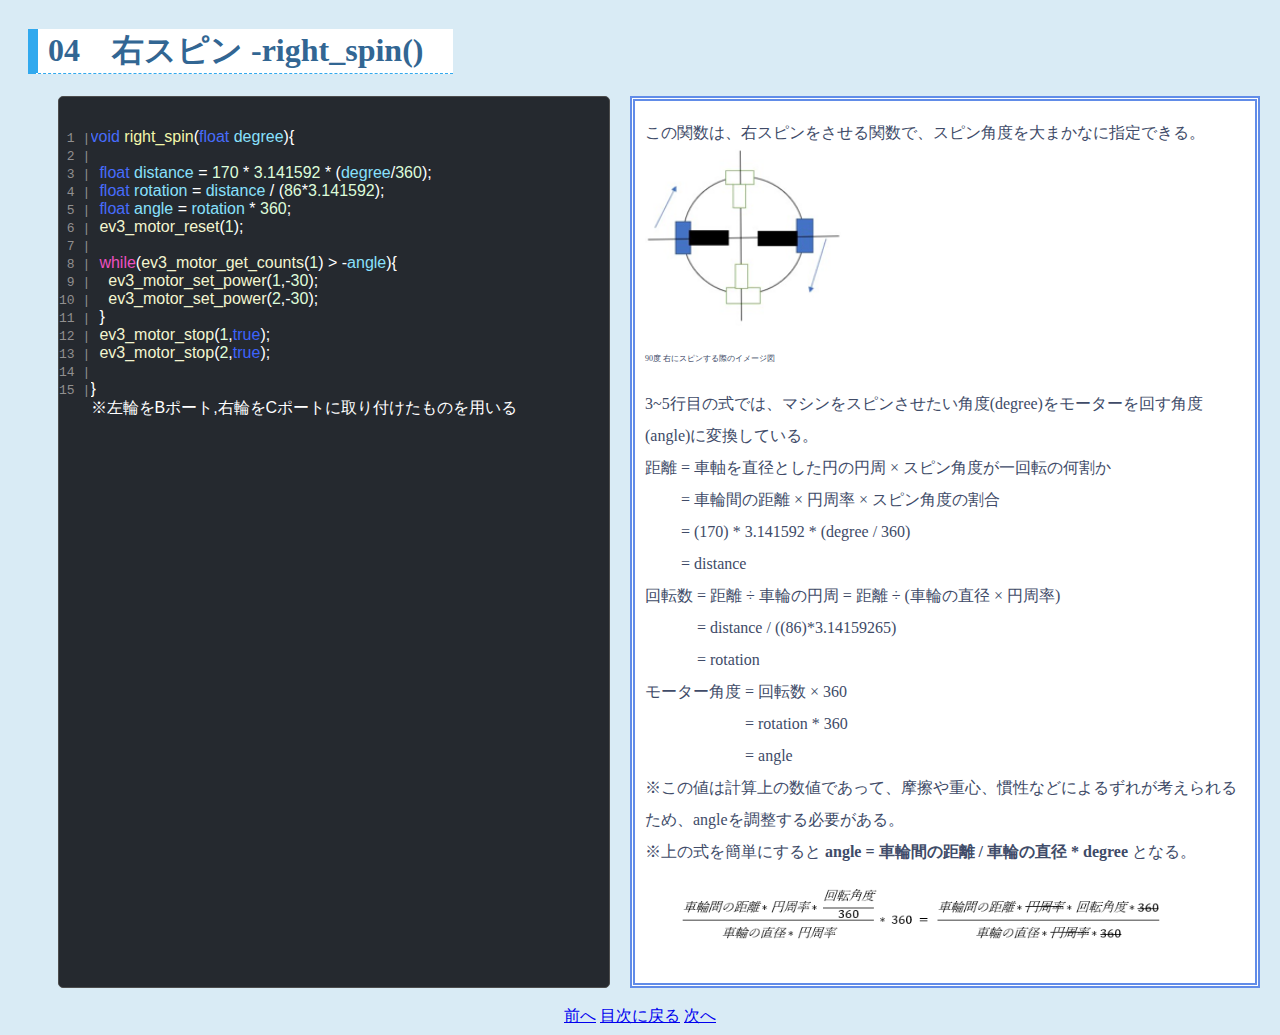
<file: pages/F04_right_spin().html>
<!DOCTYPE html>
<html lang="ja">

  <head>
    <meta charset="UTF-8">
    <title>04:右スピン -right_spin()</title>

    <link rel="stylesheet" href="style.css" type="text/css">

  </head>

  <body>
    <h1>04&emsp;右スピン -right_spin()</h1>
    <br>

    <div class="text_body">
      <div class="source_code_section">

        <div class="line_numbers">
          <pre><code class="cpp">
<span class="line_number"> 1 |</span>
<span class="line_number"> 2 |</span>
<span class="line_number"> 3 |</span>
<span class="line_number"> 4 |</span>
<span class="line_number"> 5 |</span>
<span class="line_number"> 6 |</span>
<span class="line_number"> 7 |</span>
<span class="line_number"> 8 |</span>
<span class="line_number"> 9 |</span>
<span class="line_number">10 |</span>
<span class="line_number">11 |</span>
<span class="line_number">12 |</span>
<span class="line_number">13 |</span>
<span class="line_number">14 |</span>
<span class="line_number">15 |</span>
          </code></pre>
        </div>

        <div class="code">
          <pre><code class="cpp">
<span class="data_type">void</span> <span class="function">right_spin</span>(<span class="data_type">float</span> <span class="variable">degree</span>){

  <span class="data_type">float</span> <span class="variable">distance</span> = <span class="numerical_value">170</span> * <span class="numerical_value">3.141592</span> * (<span class="variable">degree</span>/<span class="numerical_value">360</span>);
  <span class="data_type">float</span> <span class="variable">rotation</span> = <span class="variable">distance</span> / (<span class="numerical_value">86</span>*<span class="numerical_value">3.141592</span>);
  <span class="data_type">float</span> <span class="variable">angle</span> = <span class="variable">rotation</span> * <span class="numerical_value">360</span>;
  <span class="given_function">ev3_motor_reset</span>(<span class="numerical_value">1</span>);

  <span class="control_syntax">while</span>(<span class="given_function">ev3_motor_get_counts</span>(<span class="numerical_value">1</span>) &gt; -<span class="variable">angle</span>){
    <span class="given_function">ev3_motor_set_power</span>(<span class="numerical_value">1</span>,-<span class="numerical_value">30</span>);
    <span class="given_function">ev3_motor_set_power</span>(<span class="numerical_value">2</span>,-<span class="numerical_value">30</span>);
  }
  <span class="given_function">ev3_motor_stop</span>(<span class="numerical_value">1</span>,<span class="boolean_type">true</span>);
  <span class="given_function">ev3_motor_stop</span>(<span class="numerical_value">2</span>,<span class="boolean_type">true</span>);
  
}
※左輪をBポート,右輪をCポートに取り付けたものを用いる   
          </code></pre>
        </div>
        
      </div>

      <div class="explanation_section">
        <p>
          この関数は、右スピンをさせる関数で、スピン角度を大まかなに指定できる。
          <img src="../pictures/spin.png" alt="spin.picture" width="200"/><br>
          <sapn class="explain_figure">90度 右にスピンする際のイメージ図</sapn>
        </p>
        <p>
          3~5行目の式では、マシンをスピンさせたい角度(degree)をモーターを回す角度(angle)に変換している。<br>
          距離 = 車軸を直径とした円の円周 × スピン角度が一回転の何割か<br>
          &emsp;&emsp; = 車輪間の距離 × 円周率 × スピン角度の割合<br>
          &emsp;&emsp; = (170) * 3.141592 * (degree / 360)<br>
          &emsp;&emsp; = distance<br>
          回転数 = 距離 ÷ 車輪の円周 = 距離 ÷ (車輪の直径 × 円周率)<br>
          &emsp;&emsp;&emsp; = distance / ((86)*3.14159265)<br>
          &emsp;&emsp;&emsp; = rotation<br>
          モーター角度 = 回転数 × 360<br>
          &emsp;&emsp;&emsp;&emsp;&emsp;&emsp; = rotation * 360 <br>
          &emsp;&emsp;&emsp;&emsp;&emsp;&emsp; = angle<br>
          ※この値は計算上の数値であって、摩擦や重心、慣性などによるずれが考えられるため、angleを調整する必要がある。<br>
          ※上の式を簡単にすると <strong>angle = 車輪間の距離 / 車輪の直径 * degree</strong> となる。<br>
          &emsp;&emsp;<img src="../pictures/spin_math.png" alt="spin.picture" width="500"/>
        </p>


      </div>
    </div><br>


    <div class="links">
      <a href="F03_back().html">前へ</a>
      <a href="../index.html">目次に戻る</a>
      <a href="F05_left_spin().html">次へ</a>
    </div>

  </body>

</html>
</file>
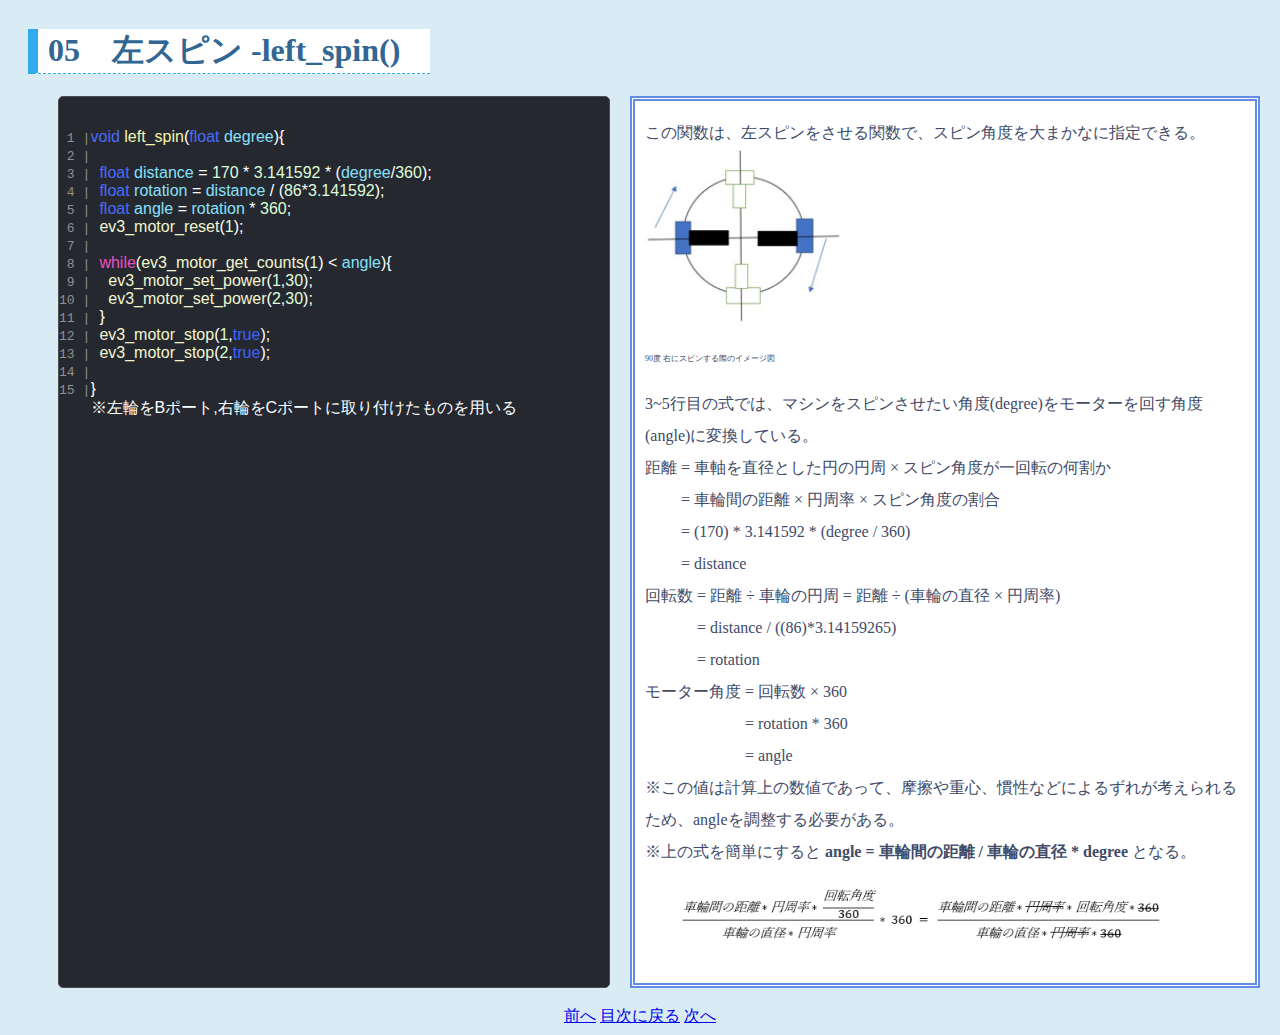
<file: pages/F05_left_spin().html>
<!DOCTYPE html>
<html lang="ja">

  <head>
    <meta charset="UTF-8">
    <title>05:左スピン -left_spin()</title>

    <link rel="stylesheet" href="style.css" type="text/css">

  </head>

  <body>
    <h1>05&emsp;左スピン -left_spin()</h1>
    <br>

    <div class="text_body">
      <div class="source_code_section">

        <div class="line_numbers">
          <pre><code class="cpp">
<span class="line_number"> 1 |</span>
<span class="line_number"> 2 |</span>
<span class="line_number"> 3 |</span>
<span class="line_number"> 4 |</span>
<span class="line_number"> 5 |</span>
<span class="line_number"> 6 |</span>
<span class="line_number"> 7 |</span>
<span class="line_number"> 8 |</span>
<span class="line_number"> 9 |</span>
<span class="line_number">10 |</span>
<span class="line_number">11 |</span>
<span class="line_number">12 |</span>
<span class="line_number">13 |</span>
<span class="line_number">14 |</span>
<span class="line_number">15 |</span>
          </code></pre>
        </div>

        <div class="code">
          <pre><code class="cpp">
<span class="data_type">void</span> <span class="function">left_spin</span>(<span class="data_type">float</span> <span class="variable">degree</span>){

  <span class="data_type">float</span> <span class="variable">distance</span> = <span class="numerical_value">170</span> * <span class="numerical_value">3.141592</span> * (<span class="variable">degree</span>/<span class="numerical_value">360</span>);
  <span class="data_type">float</span> <span class="variable">rotation</span> = <span class="variable">distance</span> / (<span class="numerical_value">86</span>*<span class="numerical_value">3.141592</span>);
  <span class="data_type">float</span> <span class="variable">angle</span> = <span class="variable">rotation</span> * <span class="numerical_value">360</span>;
  <span class="given_function">ev3_motor_reset</span>(<span class="numerical_value">1</span>);

  <span class="control_syntax">while</span>(<span class="given_function">ev3_motor_get_counts</span>(<span class="numerical_value">1</span>) &lt; <span class="variable">angle</span>){
    <span class="given_function">ev3_motor_set_power</span>(<span class="numerical_value">1</span>,<span class="numerical_value">30</span>);
    <span class="given_function">ev3_motor_set_power</span>(<span class="numerical_value">2</span>,<span class="numerical_value">30</span>);
  }
  <span class="given_function">ev3_motor_stop</span>(<span class="numerical_value">1</span>,<span class="boolean_type">true</span>);
  <span class="given_function">ev3_motor_stop</span>(<span class="numerical_value">2</span>,<span class="boolean_type">true</span>);
  
}
※左輪をBポート,右輪をCポートに取り付けたものを用いる   
          </code></pre>
        </div>
        
      </div>

      <div class="explanation_section">
        <p>
          この関数は、左スピンをさせる関数で、スピン角度を大まかなに指定できる。
          <img src="../pictures/spin.png" alt="spin.picture" width="200"/><br>
          <sapn class="explain_figure">90度 右にスピンする際のイメージ図</sapn>
        </p>
        <p>
          3~5行目の式では、マシンをスピンさせたい角度(degree)をモーターを回す角度(angle)に変換している。<br>
          距離 = 車軸を直径とした円の円周 × スピン角度が一回転の何割か<br>
          &emsp;&emsp; = 車輪間の距離 × 円周率 × スピン角度の割合<br>
          &emsp;&emsp; = (170) * 3.141592 * (degree / 360)<br>
          &emsp;&emsp; = distance<br>
          回転数 = 距離 ÷ 車輪の円周 = 距離 ÷ (車輪の直径 × 円周率)<br>
          &emsp;&emsp;&emsp; = distance / ((86)*3.14159265)<br>
          &emsp;&emsp;&emsp; = rotation<br>
          モーター角度 = 回転数 × 360<br>
          &emsp;&emsp;&emsp;&emsp;&emsp;&emsp; = rotation * 360 <br>
          &emsp;&emsp;&emsp;&emsp;&emsp;&emsp; = angle<br>
          ※この値は計算上の数値であって、摩擦や重心、慣性などによるずれが考えられるため、angleを調整する必要がある。<br>
          ※上の式を簡単にすると <strong>angle = 車輪間の距離 / 車輪の直径 * degree</strong> となる。<br>
          &emsp;&emsp;<img src="../pictures/spin_math.png" alt="spin.picture" width="500"/>
        </p>


      </div>
    </div><br>


    <div class="links">
      <a href="F04_right_spin().html">前へ</a>
      <a href="../index.html">目次に戻る</a>
      <a href="F06_.html">次へ</a>
    </div>

  </body>

</html>
</file>
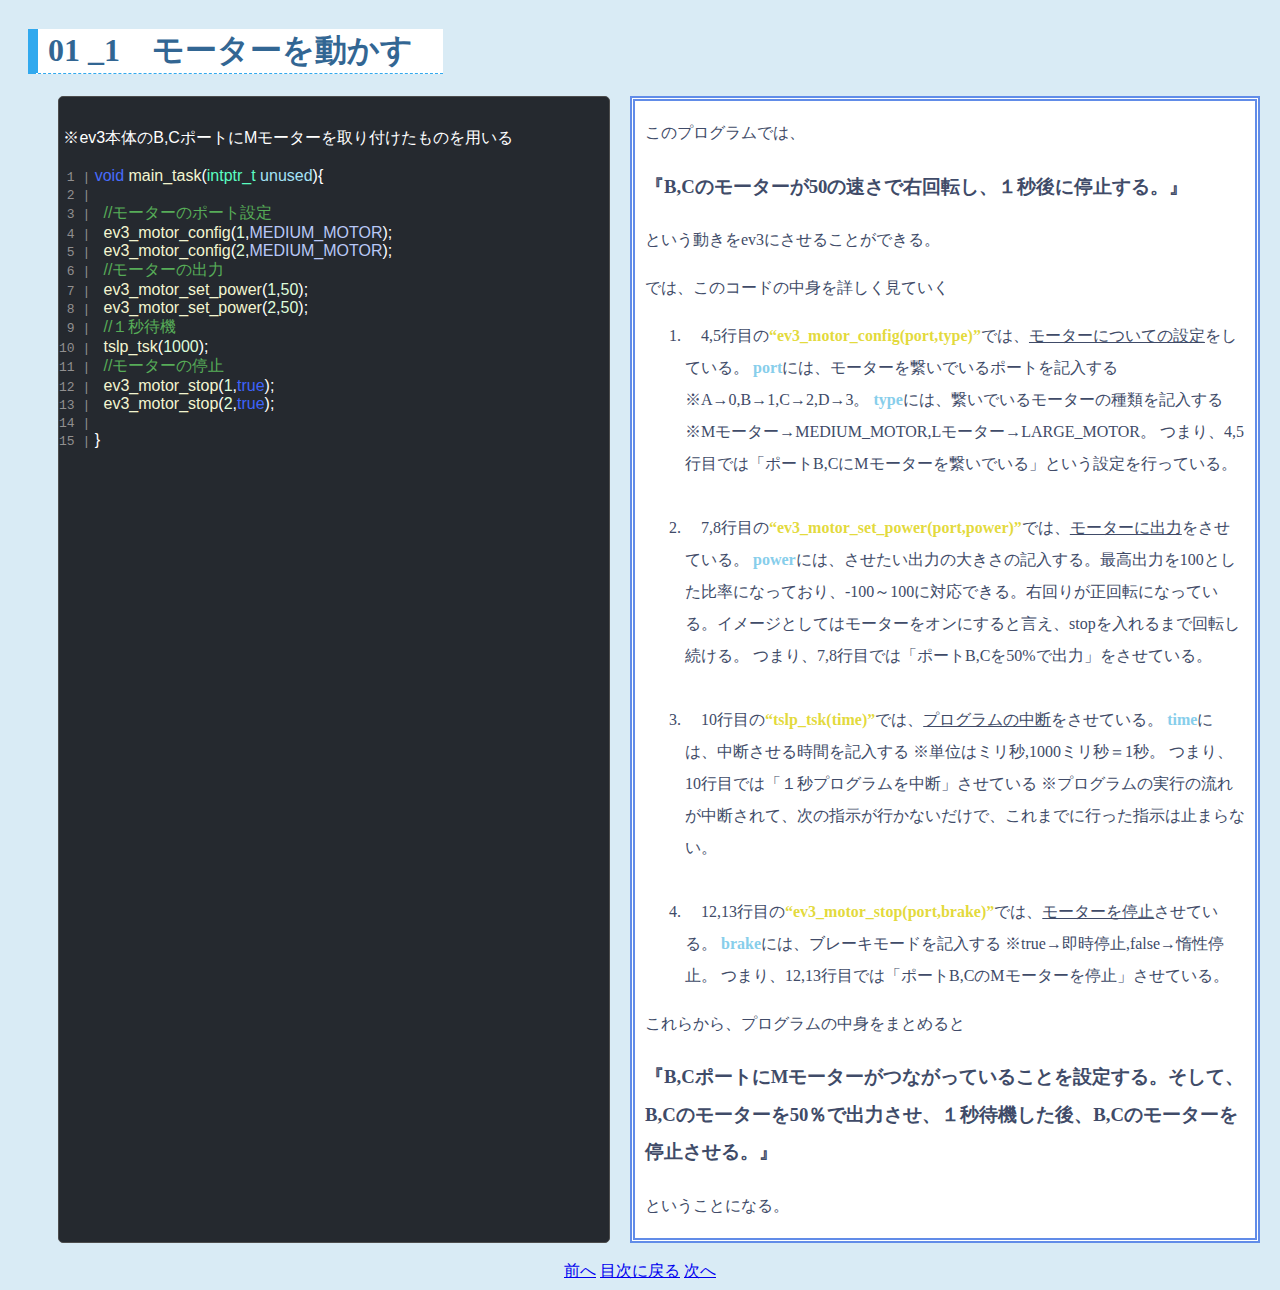
<file: pages/move_motor_degree.html>
<!DOCTYPE html>
<html lang="ja">

  <head>
    <meta charset="UTF-8">
    <title>01:モーターを動かす</title>

    <link rel="stylesheet" href="style.css" type="text/css">

  </head>

  <body>
    <h1>01 _1&emsp;モーターを動かす</h1>
    <br>

    <div class="text_body">
      <div class="source_code_section">

        <div class="code">
          <pre><code class="cpp">
 ※ev3本体のB,CポートにMモーターを取り付けたものを用いる

<span class="line_number"> 1 |</span> <span class="data_type">void</span> <span class="given_function">main_task</span>(<span class="given_structure">intptr_t</span> <span class="given_variable">unused</span>){
<span class="line_number"> 2 |</span>
<span class="line_number"> 3 |</span>   <span class="comment">//モーターのポート設定</span>
<span class="line_number"> 4 |</span>   <span class="given_function">ev3_motor_config</span>(<span class="numerical_value">1</span>,<sapn class="given_enum_type">MEDIUM_MOTOR</sapn>);
<span class="line_number"> 5 |</span>   <span class="given_function">ev3_motor_config</span>(<span class="numerical_value">2</span>,<sapn class="given_enum_type">MEDIUM_MOTOR</sapn>);
<span class="line_number"> 6 |</span>   <span class="comment">//モーターの出力</span>
<span class="line_number"> 7 |</span>   <span class="given_function">ev3_motor_set_power</span>(<span class="numerical_value">1</span>,<span class="numerical_value">50</span>);
<span class="line_number"> 8 |</span>   <span class="given_function">ev3_motor_set_power</span>(<span class="numerical_value">2</span>,<span class="numerical_value">50</span>);
<span class="line_number"> 9 |</span>   <span class="comment">//１秒待機</span>
<span class="line_number">10 |</span>   <span class="given_function">tslp_tsk</span>(<span class="numerical_value">1000</span>);
<span class="line_number">11 |</span>   <span class="comment">//モーターの停止</span>
<span class="line_number">12 |</span>   <span class="given_function">ev3_motor_stop</span>(<span class="numerical_value">1</span>,<span class="boolean_type">true</span>);
<span class="line_number">13 |</span>   <span class="given_function">ev3_motor_stop</span>(<span class="numerical_value">2</span>,<span class="boolean_type">true</span>);
<span class="line_number">14 |</span>  
<span class="line_number">15 |</span> }
          </code></pre>
        </div>

      </div>

      <div class="explanation_section">
        <p>
          このプログラムでは、
          <h3>『B,Cのモーターが50の速さで右回転し、１秒後に停止する。』</h3>という動きをev3にさせることができる。
        </p>
        <p>
          では、このコードの中身を詳しく見ていく
        </p>

        <ol>
          <li>
            　4,5行目の<strong class="yellow">“ev3_motor_config(port,type)”</strong>では、<span class="underline">モーターについての設定</span>をしている。
            <strong class="skyblue">port</strong>には、モーターを繋いでいるポートを記入する ※A→0,B→1,C→2,D→3。
            <strong class="skyblue">type</strong>には、繋いでいるモーターの種類を記入する ※Mモーター→MEDIUM_MOTOR,Lモーター→LARGE_MOTOR。
            つまり、4,5行目では「ポートB,CにMモーターを繋いでいる」という設定を行っている。
          </li><br>
          
          <li>
            　7,8行目の<strong class="yellow">“ev3_motor_set_power(port,power)”</strong>では、<span class="underline">モーターに出力</span>をさせている。
            <strong class="skyblue">power</strong>には、させたい出力の大きさの記入する。最高出力を100とした比率になっており、-100～100に対応できる。右回りが正回転になっている。イメージとしてはモーターをオンにすると言え、stopを入れるまで回転し続ける。
            つまり、7,8行目では「ポートB,Cを50%で出力」をさせている。
          </li><br>
          
          <li>
            　10行目の<strong class="yellow">“tslp_tsk(time)”</strong>では、<span class="underline">プログラムの中断</span>をさせている。
            <strong class="skyblue">time</strong>には、中断させる時間を記入する ※単位はミリ秒,1000ミリ秒＝1秒。
            つまり、10行目では「１秒プログラムを中断」させている ※プログラムの実行の流れが中断されて、次の指示が行かないだけで、これまでに行った指示は止まらない。
          </li><br>
          
          <li>
            　12,13行目の<strong class="yellow">“ev3_motor_stop(port,brake)”</strong>では、<span class="underline">モーターを停止</span>させている。
            <strong class="skyblue">brake</strong>には、ブレーキモードを記入する ※true→即時停止,false→惰性停止。
            つまり、12,13行目では「ポートB,CのMモーターを停止」させている。
          </li>
        </ol>

        <p>
          これらから、プログラムの中身をまとめると
          <h3>『B,CポートにMモーターがつながっていることを設定する。そして、B,Cのモーターを50％で出力させ、１秒待機した後、B,Cのモーターを停止させる。』</h3>
          ということになる。
        </p>
      </div>
    </div><br>


    <div class="links">
      <a href="../index.html">前へ</a>
      <a href="../index.html">目次に戻る</a>
      <a href="../index.html">次へ</a>
    </div>

  </body>

</html>
</file>
<file: pages/style.css>
@charset "utf-8";

body{
  background-color: #d9ebf5;
}
h1{
  display: inline-block;
  background-color: white;
  color: #326693;
  margin-left: 20px;
  padding-left: 10px;
  padding-right: 30px;
  border-bottom: 1px dashed #31a9ee;
  border-left: 10px solid #31a9ee;
}
.explain_figure{
  font-size: 0.5em;
}

.source_code_section{
  width: 550px;
  height: auto;
  margin-left: 50px;
  border: solid 1px #4d4d4d;
  border-radius: 5px;
  background: #25292f;
}
.explanation_section{
  width: 600px;
  margin-left: 50px;
  margin-top: 15px;
  padding-left: 10px;
  padding-right: 10px;
  border: double 5px #618ce8;
  line-height: 2;
  background-color: white;
  color: #404b68;
}
@media(min-width: 770px){
  .text_body{
    display: flex;
    width: 200%;
    align-items: stretch;
  }
  .source_code_section{
    min-width: 550px;
    margin-left: 50px;
    vertical-align: top;
  }
  .explanation_section{
    margin-left: 20px;
    margin-top: 0px;
    vertical-align: top;
  }
}
@media(min-width: 1330px){
  .source_code_section{
    margin-left: calc(25% - 600px);
  }
}

.line_numbers{
  display: inline-block;
  vertical-align: top;
  width: 5%;
}
.line_number{
  font-family: monospace;
  color: #918f8f;
}
.code{
  display: inline-block;
  width: 90%;
  margin: 0;
  padding: 0;
  color: #fff;
  overflow-x: auto;
  -webkit-overflow-scrolling: touch;
}
code{
  font-family: Consolas, Menlo, Monaco, -apple-system, BlinkMacSystemFont, 'Segoe UI', Meiryo, sans-serif;
}
.data_type{
  color: #476cfc;
}
.control_syntax{
  color: #ec50c0;
}
.given_function{
  color: #f3f5d0;
}
.function{
  color: #f3f7ab;
}
.given_variable{
  color: #a4e2f7;
}
.variable{
  color: #88e0fd;
}
.given_structure{
  color: #5afdc1;
}
.given_enum_type{
  color: #b8c8f7;
}
.boolean_type{
  color: #3d63fb;
}
.numerical_value{
  color: #ddfcda;
}
.comment{
  color: #57ad58;
}

.h3{
  color: #3159f9;
}
.underline{
  text-decoration: underline;
}
.yellow{
  color: #ded41ade;
}
.skyblue{
  color: skyblue;
}

.links{
  text-align: center;
  clear: left;
}
</file>
